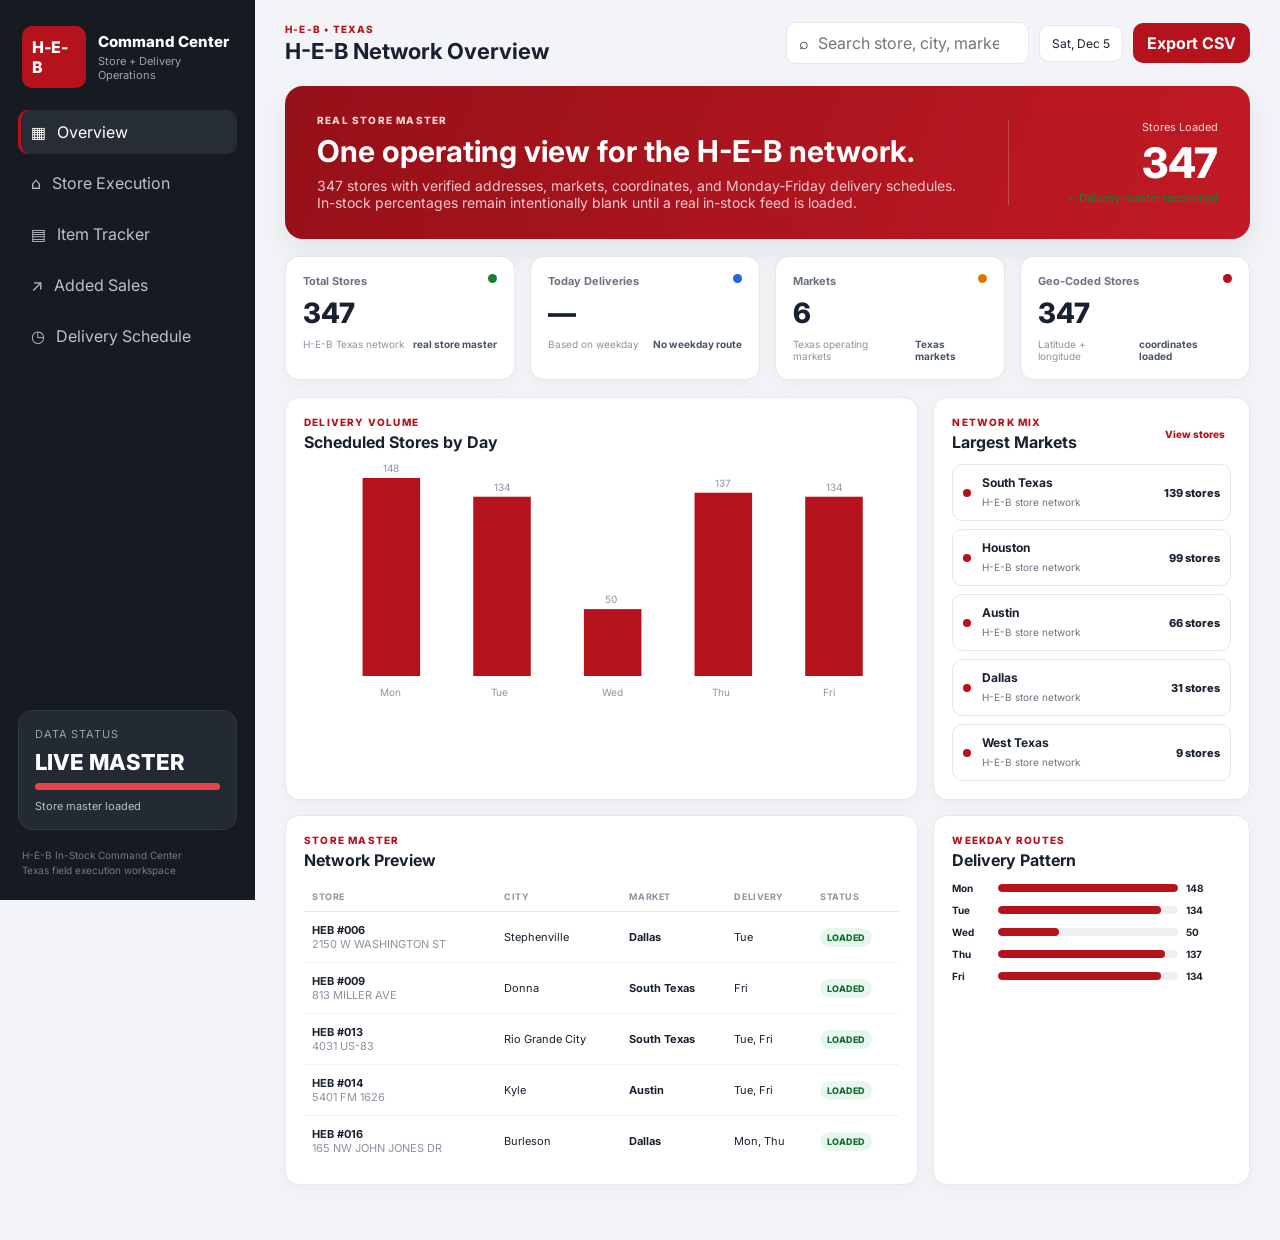
<file: index.html>
<!DOCTYPE html><html lang="en"><head><meta charset="UTF-8"><meta name="viewport" content="width=device-width,initial-scale=1"><meta name="theme-color" content="#b5121b"><title>H-E-B In-Stock Command Center</title><link rel="preconnect" href="https://fonts.googleapis.com"><link rel="preconnect" href="https://fonts.gstatic.com" crossorigin><link href="https://fonts.googleapis.com/css2?family=Inter:wght@400;500;600;700;800&display=swap" rel="stylesheet"><link rel="stylesheet" href="styles.css"></head><body><div class="app-shell"><aside class="sidebar" id="sidebar"><div class="brand-block"><div class="brand-mark">H-E-B</div><div><div class="brand-title">Command Center</div><div class="brand-subtitle">Store + Delivery Operations</div></div></div><nav class="nav"><button class="nav-item active" data-view="overview"><span>▦</span> Overview</button><button class="nav-item" data-view="stores"><span>⌂</span> Store Execution</button><button class="nav-item" data-view="items"><span>▤</span> Item Tracker</button><button class="nav-item" data-view="sales"><span>↗</span> Added Sales</button><button class="nav-item" data-view="schedule"><span>◷</span> Delivery Schedule</button></nav><div class="sidebar-card"><div class="sidebar-card-label">Data Status</div><div class="sidebar-card-value" style="font-size:22px">LIVE MASTER</div><div class="progress-track"><div class="progress-fill" id="sidebarProgress"></div></div><div class="sidebar-card-foot" id="sidebarGap">Store master loaded</div></div><div class="sidebar-footer">H-E-B In-Stock Command Center<br><span>Texas field execution workspace</span></div></aside><main class="main-content"><header class="topbar"><div class="topbar-left"><button class="menu-btn" id="menuBtn">☰</button><div><div class="eyebrow">H-E-B • TEXAS</div><h1 id="pageTitle">H-E-B Network Overview</h1></div></div><div class="topbar-actions"><label class="search-box"><span>⌕</span><input id="globalSearch" type="search" placeholder="Search store, city, market…"></label><div class="date-chip" id="todayLabel"></div><button class="primary-btn" id="exportBtn">Export CSV</button></div></header><section class="view active" id="overviewView"><div class="hero-panel"><div><div class="hero-kicker">REAL STORE MASTER</div><h2>One operating view for the H-E-B network.</h2><p>347 stores with verified addresses, markets, coordinates, and Monday-Friday delivery schedules. In-stock percentages remain intentionally blank until a real in-stock feed is loaded.</p></div><div class="hero-score"><div class="score-label">Stores Loaded</div><div class="score-value" id="heroInstock">347</div><div class="score-delta positive">✓ Delivery master reconciled</div></div></div><div class="kpi-grid"><article class="kpi-card"><div class="kpi-top"><span>Total Stores</span><span class="status-dot green"></span></div><div class="kpi-value" id="kpiInstock">347</div><div class="kpi-foot">H-E-B Texas network <strong id="kpiGap">real store master</strong></div></article><article class="kpi-card"><div class="kpi-top"><span>Today Deliveries</span><span class="status-dot blue"></span></div><div class="kpi-value" id="kpiGreen">—</div><div class="kpi-foot">Based on weekday <strong id="greenPct"></strong></div></article><article class="kpi-card"><div class="kpi-top"><span>Markets</span><span class="status-dot amber"></span></div><div class="kpi-value" id="kpiCases">6</div><div class="kpi-foot">Texas operating markets <strong id="caseTrend">Texas markets</strong></div></article><article class="kpi-card"><div class="kpi-top"><span>Geo-Coded Stores</span><span class="status-dot red"></span></div><div class="kpi-value" id="kpiDollars">347</div><div class="kpi-foot">Latitude + longitude <strong id="dollarTrend">coordinates loaded</strong></div></article></div><div class="content-grid two-thirds"><article class="panel"><div class="panel-head"><div><div class="panel-kicker">DELIVERY VOLUME</div><h3>Scheduled Stores by Day</h3></div></div><div class="chart-wrap"><canvas id="trendChart"></canvas></div></article><article class="panel"><div class="panel-head"><div><div class="panel-kicker">NETWORK MIX</div><h3>Largest Markets</h3></div><button class="text-btn" data-jump="stores">View stores</button></div><div id="priorityList" class="priority-list"></div></article></div><div class="content-grid two-thirds"><article class="panel"><div class="panel-head"><div><div class="panel-kicker">STORE MASTER</div><h3>Network Preview</h3></div></div><div class="table-wrap"><table><thead><tr><th>Store</th><th>City</th><th>Market</th><th>Delivery</th><th>Status</th></tr></thead><tbody id="overviewStoreRows"></tbody></table></div></article><article class="panel"><div class="panel-head"><div><div class="panel-kicker">WEEKDAY ROUTES</div><h3>Delivery Pattern</h3></div></div><div id="dowBars" class="bar-list"></div></article></div></section><section class="view" id="storesView"><div class="section-intro"><div><div class="eyebrow">STORE EXECUTION</div><h2>Real H-E-B store & delivery master</h2><p id="storeCount">347 stores</p></div><div class="filter-row"><select id="marketFilter"><option value="all">All markets</option></select><select id="cityFilter"><option value="all">All cities</option></select><select id="deliveryFilter"><option value="all">All delivery days</option></select></div></div><article class="panel"><div class="table-wrap"><table class="data-table"><thead><tr><th>Store</th><th>City</th><th>Market</th><th>Address</th><th>Delivery Days</th><th>Routes/Wk</th><th>Coordinates</th><th>Action</th></tr></thead><tbody id="storeRows"></tbody></table></div></article></section><section class="view" id="itemsView"><div class="section-intro"><div><div class="eyebrow">ITEM TRACKER</div><h2>Item-level gap management</h2><p>Ready for your next H-E-B item/in-stock file. Demo percentages have been removed.</p></div></div><article class="panel"><div class="table-wrap"><table class="data-table item-table"><thead><tr><th>Priority</th><th>Item</th><th>Category</th><th>Store</th><th>In-Stock</th><th>Status</th><th>Qty Added</th><th>$/Case</th><th>Sales Added</th></tr></thead><tbody id="itemRows"></tbody></table></div></article></section><section class="view" id="salesView"><div class="section-intro"><div><div class="eyebrow">ADDED SALES</div><h2>Measure the intervention</h2><p>This page activates when item actions and case pricing are loaded.</p></div></div><div class="kpi-grid compact"><article class="kpi-card"><div class="kpi-top"><span>Total Cases</span></div><div class="kpi-value" id="salesCases">0</div></article><article class="kpi-card"><div class="kpi-top"><span>Total $ Added</span></div><div class="kpi-value" id="salesDollars">$0</div></article><article class="kpi-card"><div class="kpi-top"><span>Items Actioned</span></div><div class="kpi-value" id="salesItems">0</div></article><article class="kpi-card"><div class="kpi-top"><span>Avg $ / Action</span></div><div class="kpi-value" id="salesAvg">$0</div></article></div><div class="content-grid two-thirds"><article class="panel"><div class="panel-head"><div><div class="panel-kicker">WEEKLY IMPACT</div><h3>Sales Added by Day</h3></div></div><div class="chart-wrap"><canvas id="salesChart"></canvas></div></article><article class="panel"><div class="panel-head"><div><div class="panel-kicker">MIX</div><h3>Top Added Categories</h3></div></div><div id="categoryImpact" class="impact-list"></div></article></div></section><section class="view" id="scheduleView"><div class="section-intro"><div><div class="eyebrow">DELIVERY SCHEDULE</div><h2>Weekly H-E-B delivery rhythm</h2><p>Real scheduled-store totals summarized by market.</p></div></div><div class="schedule-grid" id="scheduleGrid"></div></section></main></div><div class="toast" id="toast"></div><script src="data.js"></script><script src="stores-1.js"></script><script src="stores-2.js"></script><script src="stores-3.js"></script><script src="stores-4.js"></script><script src="app.js"></script></body></html>
</file>
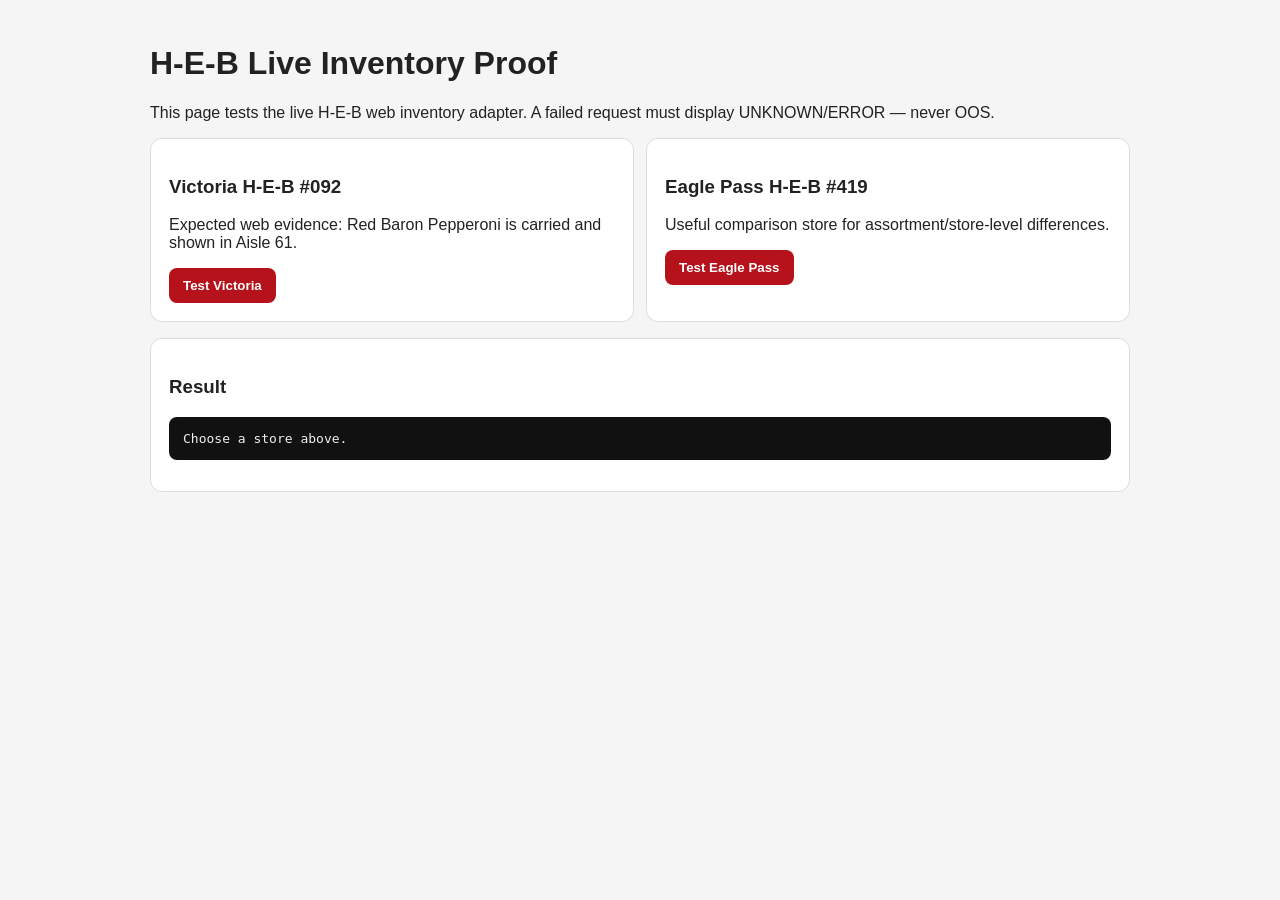
<file: proof.html>
<!doctype html><html><head><meta charset="utf-8"><meta name="viewport" content="width=device-width,initial-scale=1"><title>H-E-B Inventory Proof</title><style>body{font-family:Arial,sans-serif;background:#f5f5f5;margin:0;padding:24px;color:#222}.wrap{max-width:980px;margin:auto}.card{background:#fff;border:1px solid #ddd;border-radius:12px;padding:18px;margin-bottom:16px}button{background:#b5121b;color:white;border:0;border-radius:8px;padding:10px 14px;font-weight:700;cursor:pointer}pre{white-space:pre-wrap;background:#111;color:#eee;padding:14px;border-radius:8px;overflow:auto}.ok{color:#167a34}.warn{color:#a65d00}.bad{color:#b5121b}.grid{display:grid;grid-template-columns:repeat(auto-fit,minmax(220px,1fr));gap:12px}</style></head><body><div class="wrap"><h1>H-E-B Live Inventory Proof</h1><p>This page tests the live H-E-B web inventory adapter. A failed request must display UNKNOWN/ERROR — never OOS.</p><div class="grid"><div class="card"><h3>Victoria H-E-B #092</h3><p>Expected web evidence: Red Baron Pepperoni is carried and shown in Aisle 61.</p><button onclick="run(92,'Victoria')">Test Victoria</button></div><div class="card"><h3>Eagle Pass H-E-B #419</h3><p>Useful comparison store for assortment/store-level differences.</p><button onclick="run(419,'Eagle Pass')">Test Eagle Pass</button></div></div><div class="card"><h3>Result</h3><div id="summary"></div><pre id="out">Choose a store above.</pre></div></div><script>
async function run(storeId,name){const out=document.getElementById('out'),summary=document.getElementById('summary');out.textContent='Loading live H-E-B response…';summary.innerHTML='';try{const r=await fetch('/api/heb-inventory?storeId='+storeId+'&categoryId=490015');const j=await r.json();out.textContent=JSON.stringify(j,null,2);if(!j.ok){summary.innerHTML='<p class="warn"><b>'+name+': UNKNOWN</b> — adapter did not receive a trustworthy H-E-B response. This is intentionally not counted as OOS.</p>';return}const names=(j.items||[]).map(x=>String(x.name||'').toLowerCase());const red=(j.items||[]).filter(x=>String(x.name||'').toLowerCase().includes('red baron'));const counts=red.reduce((a,x)=>(a[x.status]=(a[x.status]||0)+1,a),{});summary.innerHTML='<p class="ok"><b>'+name+': LIVE RESPONSE RECEIVED</b></p><p>Category records: '+j.count+' • Red Baron matches: '+red.length+' • IN_STOCK: '+(counts.IN_STOCK||0)+' • OOS: '+(counts.OOS||0)+' • UNKNOWN: '+(counts.UNKNOWN||0)+'</p>';}catch(e){out.textContent=String(e);summary.innerHTML='<p class="bad"><b>'+name+': ERROR / UNKNOWN</b> — no OOS conclusion should be drawn.</p>'}}
</script></body></html>
</file>
<file: styles.css>
:root{--red:#b5121b;--red2:#8f0f16;--ink:#18212f;--muted:#6b7280;--line:#e5e7eb;--soft:#f6f7f9;--card:#fff;--green:#16803a;--amber:#d97706;--blue:#2563eb;--shadow:0 12px 30px rgba(24,33,47,.08)}*{box-sizing:border-box}html,body{margin:0;font-family:Inter,system-ui,sans-serif;color:var(--ink);background:#f2f4f7}button,input,select{font:inherit}.app-shell{display:flex;min-height:100vh}.sidebar{width:255px;background:#161b22;color:#fff;padding:22px 18px;position:fixed;inset:0 auto 0 0;display:flex;flex-direction:column;z-index:20}.brand-block{display:flex;gap:12px;align-items:center;padding:4px 4px 22px}.brand-mark{background:var(--red);border-radius:10px;padding:11px 10px;font-weight:800;letter-spacing:-.5px}.brand-title{font-weight:800;font-size:15px}.brand-subtitle{font-size:11px;color:#9ca3af;margin-top:3px}.nav{display:grid;gap:7px}.nav-item{border:0;background:transparent;color:#b8c0cc;text-align:left;padding:12px 13px;border-radius:10px;cursor:pointer;display:flex;gap:11px;align-items:center}.nav-item:hover,.nav-item.active{background:#262d37;color:#fff}.nav-item.active{box-shadow:inset 3px 0 0 var(--red)}.sidebar-card{margin-top:auto;background:#232a33;border:1px solid #313945;border-radius:14px;padding:16px}.sidebar-card-label{font-size:11px;color:#9ca3af;text-transform:uppercase;letter-spacing:.08em}.sidebar-card-value{font-size:30px;font-weight:800;margin:8px 0}.progress-track{height:7px;background:#39414d;border-radius:99px;overflow:hidden}.progress-fill{height:100%;width:96%;background:#e84149}.sidebar-card-foot{font-size:11px;color:#b8c0cc;margin-top:9px}.sidebar-footer{font-size:10px;color:#727b88;padding:18px 4px 0;line-height:1.5}.main-content{margin-left:255px;width:calc(100% - 255px);padding:0 30px 40px}.topbar{height:86px;display:flex;align-items:center;justify-content:space-between;gap:20px}.topbar-left{display:flex;align-items:center;gap:12px}.eyebrow,.panel-kicker,.hero-kicker{font-size:10px;font-weight:800;letter-spacing:.12em;color:var(--red);text-transform:uppercase}.topbar h1{font-size:22px;margin:3px 0 0}.menu-btn{display:none;border:0;background:#fff;border-radius:9px;padding:9px}.topbar-actions{display:flex;gap:10px;align-items:center}.search-box{display:flex;align-items:center;gap:7px;background:#fff;border:1px solid var(--line);border-radius:10px;padding:9px 12px}.search-box input{border:0;outline:0;width:200px}.date-chip{background:#fff;border:1px solid var(--line);border-radius:10px;padding:10px 12px;font-size:12px}.primary-btn{border:0;background:var(--red);color:#fff;border-radius:10px;padding:10px 14px;font-weight:700;cursor:pointer}.primary-btn:hover{background:var(--red2)}.view{display:none}.view.active{display:block}.hero-panel{background:linear-gradient(110deg,#951018,#c21a24);color:#fff;border-radius:18px;padding:28px 32px;display:flex;justify-content:space-between;align-items:center;box-shadow:var(--shadow)}.hero-panel h2{font-size:30px;margin:7px 0 8px}.hero-panel p{max-width:650px;color:#f5c8cc;margin:0;font-size:14px}.hero-kicker{color:#ffd4d7}.hero-score{text-align:right;min-width:210px;border-left:1px solid rgba(255,255,255,.22);padding-left:28px}.score-label{font-size:11px;color:#ffd4d7}.score-value{font-size:42px;font-weight:800;margin:3px 0}.score-delta{font-size:11px}.kpi-grid{display:grid;grid-template-columns:repeat(4,1fr);gap:15px;margin:17px 0}.kpi-card,.panel{background:var(--card);border:1px solid var(--line);border-radius:14px;box-shadow:0 4px 16px rgba(24,33,47,.04)}.kpi-card{padding:17px}.kpi-top{display:flex;justify-content:space-between;color:var(--muted);font-size:11px;font-weight:700}.status-dot{width:9px;height:9px;border-radius:50%}.green{background:var(--green)}.amber{background:var(--amber)}.blue{background:var(--blue)}.red{background:var(--red)}.kpi-value{font-size:28px;font-weight:800;margin:8px 0}.kpi-foot{font-size:10px;color:#8b93a1;display:flex;justify-content:space-between;gap:8px}.kpi-foot strong{color:#475569}.content-grid{display:grid;grid-template-columns:2fr 1fr;gap:15px;margin-bottom:15px}.panel{padding:18px}.panel-head{display:flex;align-items:center;justify-content:space-between;gap:15px;margin-bottom:12px}.panel-head h3{font-size:16px;margin:4px 0 0}.legend{display:flex;gap:14px;font-size:10px;color:var(--muted)}.legend-line{display:inline-block;width:17px;height:2px;vertical-align:middle;margin-right:5px}.actual{background:var(--red)}.goal{background:#9ca3af;border-top:1px dashed #9ca3af}.chart-wrap{height:240px;position:relative}.chart-wrap canvas{width:100%;height:100%}.priority-list{display:grid;gap:8px}.priority-item{display:grid;grid-template-columns:9px 1fr auto;gap:10px;align-items:center;padding:10px;border:1px solid var(--line);border-radius:10px}.priority-dot{width:8px;height:8px;border-radius:50%;background:var(--red)}.priority-main strong{font-size:12px;display:block}.priority-main span{font-size:10px;color:var(--muted)}.priority-score{font-size:11px;font-weight:800}.text-btn{border:0;background:transparent;color:var(--red);font-size:10px;font-weight:800;cursor:pointer}.table-wrap{overflow:auto}table{width:100%;border-collapse:collapse;min-width:560px}th{text-align:left;font-size:9px;text-transform:uppercase;letter-spacing:.06em;color:#8b93a1;padding:9px 8px;border-bottom:1px solid var(--line)}td{padding:11px 8px;border-bottom:1px solid #eef0f3;font-size:11px}tr:last-child td{border-bottom:0}.pill{display:inline-flex;padding:4px 7px;border-radius:99px;font-size:9px;font-weight:800}.pill.green{background:#e8f7ee;color:#146c35}.pill.watch{background:#fff4db;color:#a45b06}.pill.critical{background:#fde8ea;color:#a4141c}.bar-list{display:grid;gap:10px}.bar-row{display:grid;grid-template-columns:38px 1fr 45px;align-items:center;gap:8px;font-size:10px}.bar-track{height:8px;background:#edf0f3;border-radius:99px;overflow:hidden}.bar-fill{height:100%;background:var(--red);border-radius:99px}.section-intro{display:flex;justify-content:space-between;align-items:flex-end;gap:20px;margin:8px 0 18px}.section-intro h2{font-size:28px;margin:5px 0}.section-intro p{margin:0;color:var(--muted);font-size:13px}.filter-row{display:flex;gap:8px}.filter-row select,.data-table select{border:1px solid var(--line);background:#fff;border-radius:9px;padding:8px 10px;font-size:11px;color:#394150}.data-table{min-width:970px}.item-table{min-width:1050px}.qty-select{min-width:62px}.money{font-weight:800}.positive{color:var(--green)}.negative{color:var(--red)}.impact-list{display:grid;gap:10px}.impact-item{padding:11px 0;border-bottom:1px solid var(--line)}.impact-item:last-child{border-bottom:0}.impact-top{display:flex;justify-content:space-between;font-size:11px;font-weight:700}.impact-bar{height:6px;background:#eef0f3;margin-top:7px;border-radius:99px;overflow:hidden}.impact-bar div{height:100%;background:var(--red)}.schedule-grid{display:grid;grid-template-columns:repeat(7,1fr);gap:10px}.schedule-day{background:#fff;border:1px solid var(--line);border-radius:13px;padding:13px;min-height:230px}.schedule-day h3{font-size:12px;margin:0 0 3px}.schedule-date{font-size:9px;color:var(--muted);margin-bottom:12px}.schedule-event{border-left:3px solid var(--red);background:#f8f8fa;padding:8px;margin:7px 0;border-radius:7px}.schedule-event strong{font-size:10px;display:block}.schedule-event span{font-size:9px;color:var(--muted)}.toast{position:fixed;right:24px;bottom:24px;background:#18212f;color:#fff;padding:12px 16px;border-radius:10px;font-size:11px;opacity:0;transform:translateY(8px);pointer-events:none;transition:.2s;z-index:50}.toast.show{opacity:1;transform:translateY(0)}@media(max-width:1050px){.kpi-grid{grid-template-columns:repeat(2,1fr)}.schedule-grid{grid-template-columns:repeat(4,1fr)}.topbar-actions .date-chip{display:none}}@media(max-width:800px){.sidebar{transform:translateX(-100%);transition:.2s}.sidebar.open{transform:translateX(0)}.main-content{margin-left:0;width:100%;padding:0 14px 30px}.menu-btn{display:block}.search-box{display:none}.topbar{height:74px}.hero-panel{align-items:flex-start;gap:20px}.hero-score{min-width:140px}.hero-panel h2{font-size:23px}.content-grid{grid-template-columns:1fr}.schedule-grid{grid-template-columns:repeat(2,1fr)}.section-intro{align-items:flex-start;flex-direction:column}.filter-row{width:100%;overflow:auto}}@media(max-width:520px){.kpi-grid{grid-template-columns:1fr 1fr;gap:8px}.kpi-value{font-size:23px}.hero-panel{display:block;padding:22px}.hero-score{text-align:left;border-left:0;border-top:1px solid rgba(255,255,255,.22);padding:15px 0 0;margin-top:18px}.score-value{font-size:36px}.schedule-grid{grid-template-columns:1fr}.topbar-actions .primary-btn{font-size:10px;padding:9px}.panel{padding:13px}}
</file>
